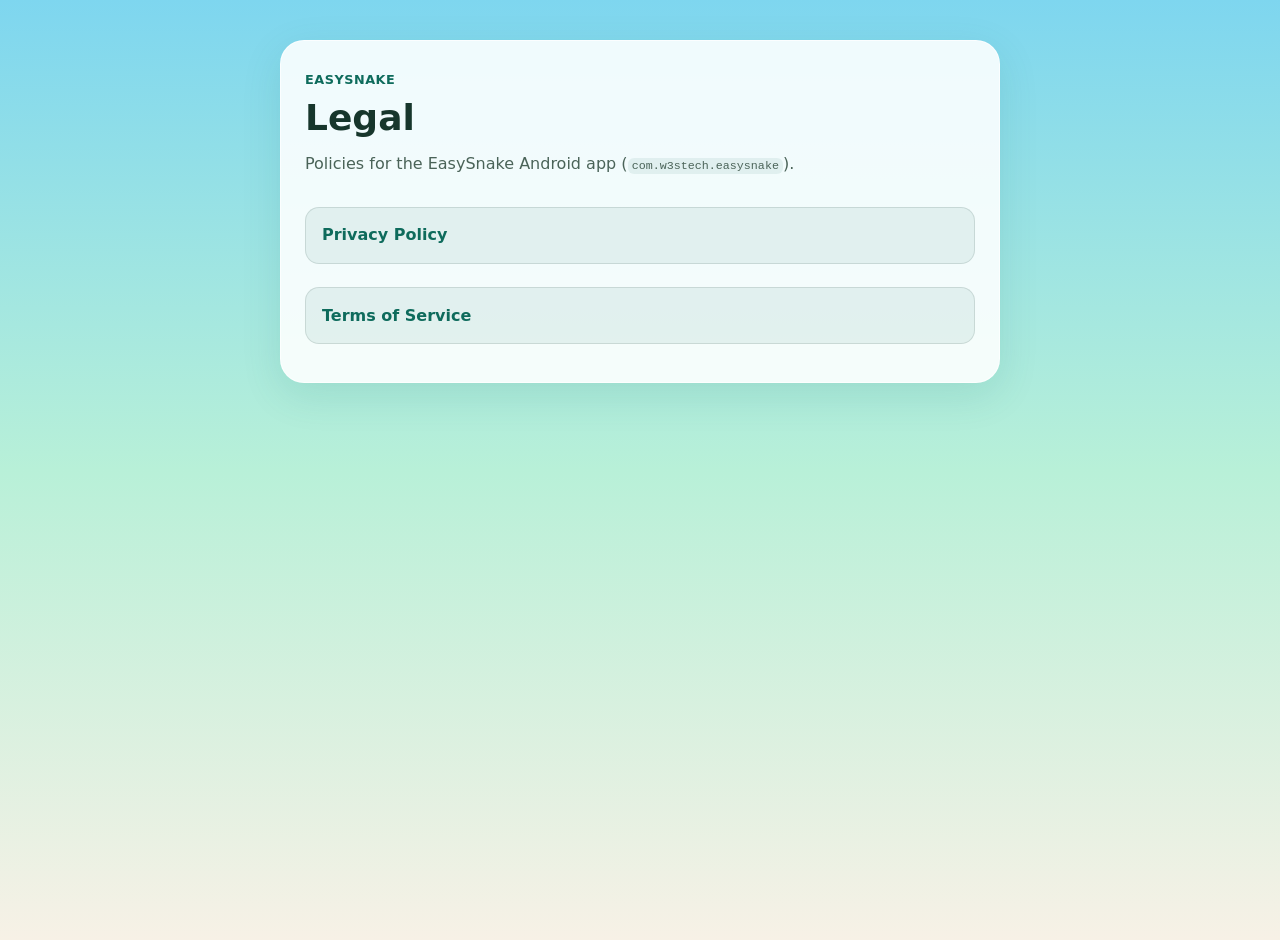
<file: docs/index.html>
<!DOCTYPE html>
<html lang="en">
<head>
  <meta charset="utf-8" />
  <meta name="viewport" content="width=device-width, initial-scale=1" />
  <title>EasySnake — Legal</title>
  <link rel="stylesheet" href="styles.css" />
</head>
<body>
  <main class="wrap">
    <p class="brand">EasySnake</p>
    <h1>Legal</h1>
    <p class="lead">Policies for the EasySnake Android app (<code>com.w3stech.easysnake</code>).</p>
    <ul class="links">
      <li><a href="privacy.html">Privacy Policy</a></li>
      <li><a href="terms.html">Terms of Service</a></li>
    </ul>
  </main>
</body>
</html>
</file>
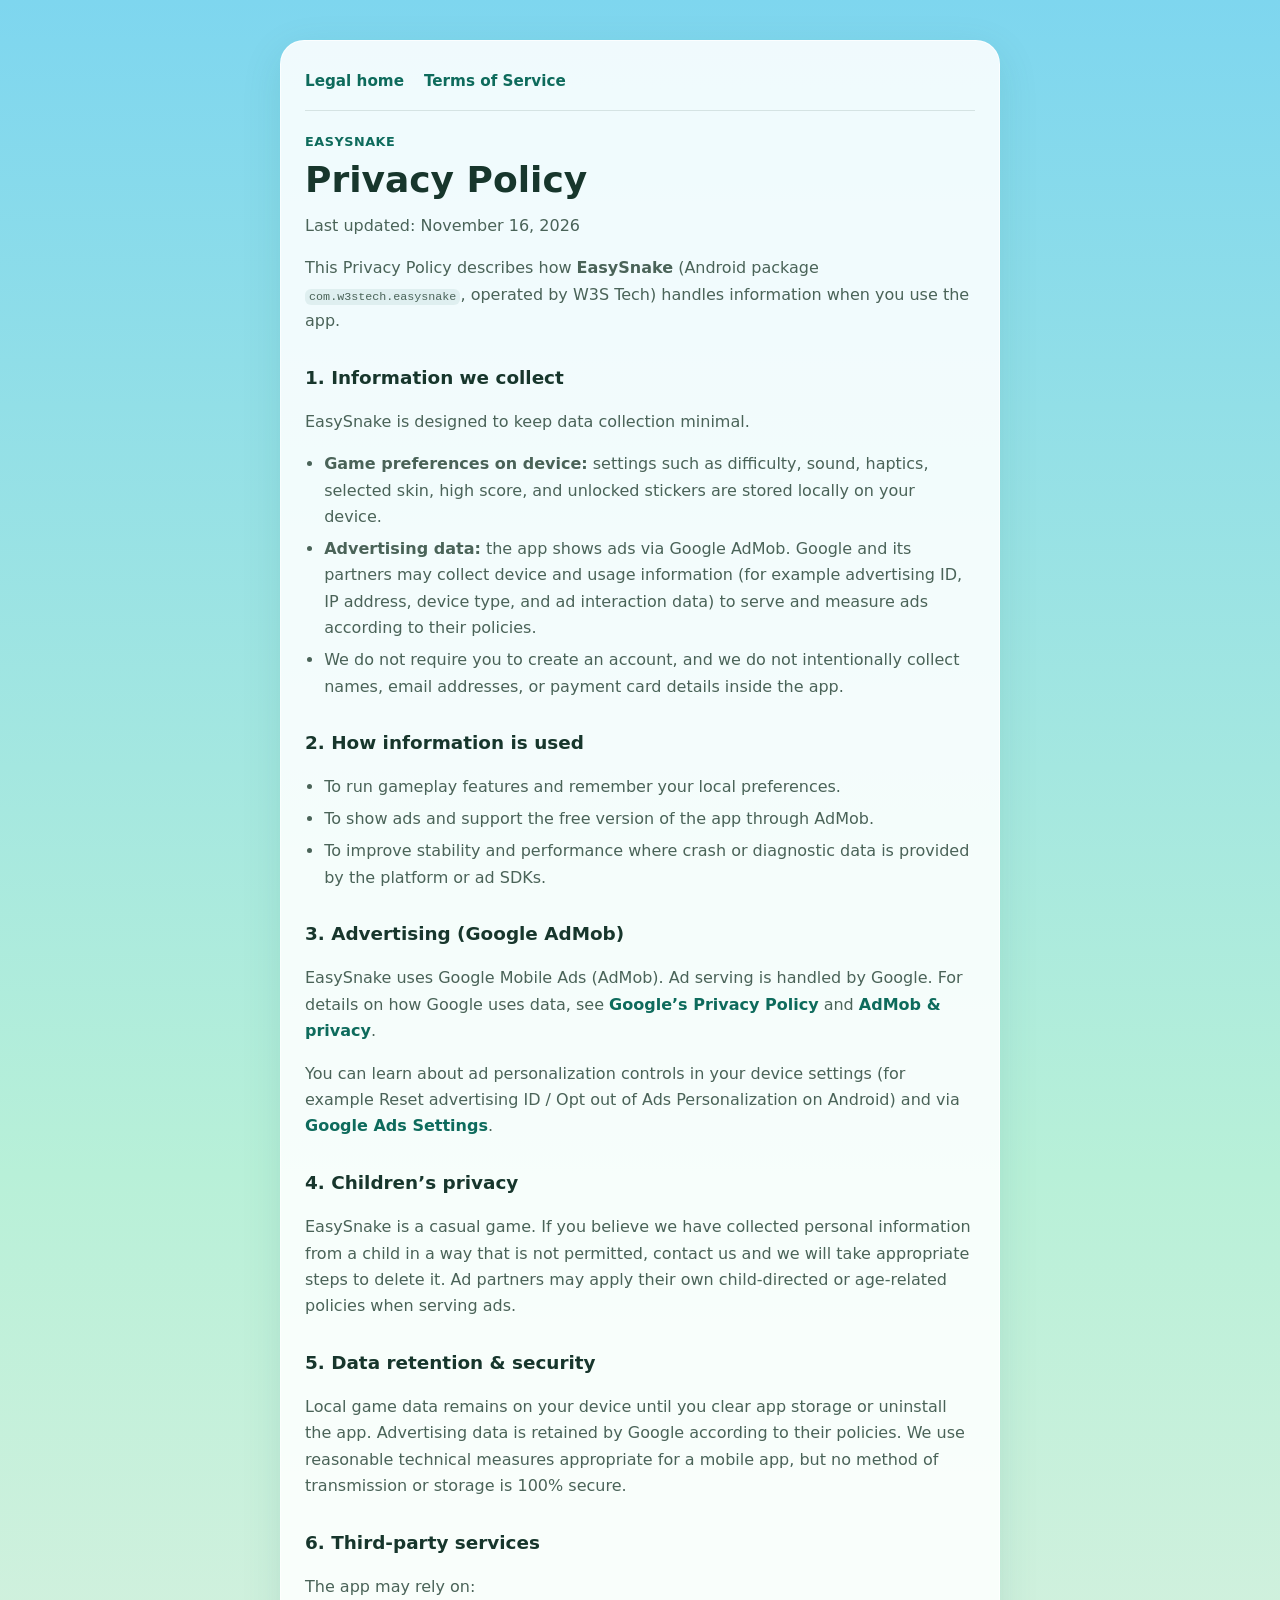
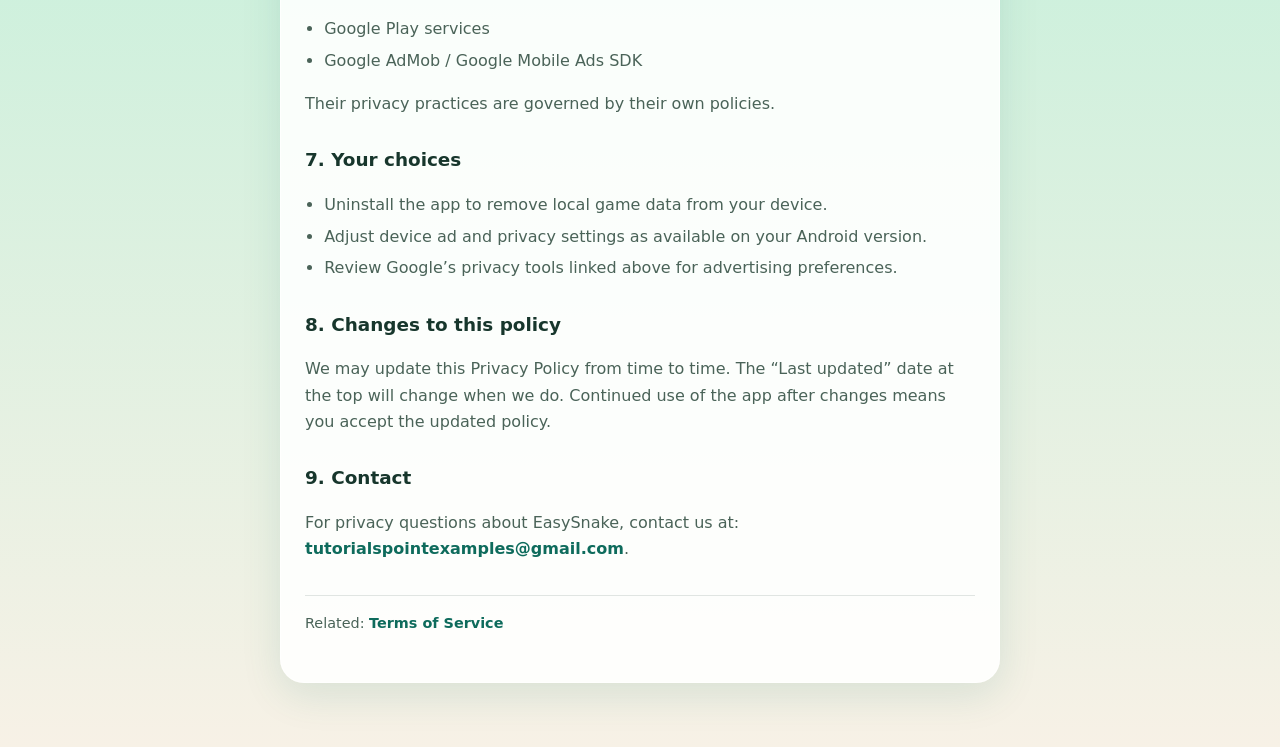
<file: docs/privacy.html>
<!DOCTYPE html>
<html lang="en">
<head>
  <meta charset="utf-8" />
  <meta name="viewport" content="width=device-width, initial-scale=1" />
  <title>Privacy Policy — EasySnake</title>
  <link rel="stylesheet" href="styles.css" />
</head>
<body>
  <main class="wrap">
    <nav class="nav">
      <a href="index.html">Legal home</a>
      <a href="terms.html">Terms of Service</a>
    </nav>
    <p class="brand">EasySnake</p>
    <h1>Privacy Policy</h1>
    <p class="lead">Last updated: November 16, 2026</p>

    <p>
      This Privacy Policy describes how <strong>EasySnake</strong>
      (Android package <code>com.w3stech.easysnake</code>, operated by W3S Tech)
      handles information when you use the app.
    </p>

    <h2>1. Information we collect</h2>
    <p>EasySnake is designed to keep data collection minimal.</p>
    <ul>
      <li><strong>Game preferences on device:</strong> settings such as difficulty, sound, haptics, selected skin, high score, and unlocked stickers are stored locally on your device.</li>
      <li><strong>Advertising data:</strong> the app shows ads via Google AdMob. Google and its partners may collect device and usage information (for example advertising ID, IP address, device type, and ad interaction data) to serve and measure ads according to their policies.</li>
      <li>We do not require you to create an account, and we do not intentionally collect names, email addresses, or payment card details inside the app.</li>
    </ul>

    <h2>2. How information is used</h2>
    <ul>
      <li>To run gameplay features and remember your local preferences.</li>
      <li>To show ads and support the free version of the app through AdMob.</li>
      <li>To improve stability and performance where crash or diagnostic data is provided by the platform or ad SDKs.</li>
    </ul>

    <h2>3. Advertising (Google AdMob)</h2>
    <p>
      EasySnake uses Google Mobile Ads (AdMob). Ad serving is handled by Google.
      For details on how Google uses data, see
      <a href="https://policies.google.com/privacy" rel="noopener noreferrer" target="_blank">Google’s Privacy Policy</a>
      and
      <a href="https://support.google.com/admob/answer/6128543" rel="noopener noreferrer" target="_blank">AdMob &amp; privacy</a>.
    </p>
    <p>
      You can learn about ad personalization controls in your device settings
      (for example Reset advertising ID / Opt out of Ads Personalization on Android)
      and via
      <a href="https://adssettings.google.com/" rel="noopener noreferrer" target="_blank">Google Ads Settings</a>.
    </p>

    <h2>4. Children’s privacy</h2>
    <p>
      EasySnake is a casual game. If you believe we have collected personal information from a child
      in a way that is not permitted, contact us and we will take appropriate steps to delete it.
      Ad partners may apply their own child-directed or age-related policies when serving ads.
    </p>

    <h2>5. Data retention &amp; security</h2>
    <p>
      Local game data remains on your device until you clear app storage or uninstall the app.
      Advertising data is retained by Google according to their policies.
      We use reasonable technical measures appropriate for a mobile app, but no method of transmission
      or storage is 100% secure.
    </p>

    <h2>6. Third-party services</h2>
    <p>The app may rely on:</p>
    <ul>
      <li>Google Play services</li>
      <li>Google AdMob / Google Mobile Ads SDK</li>
    </ul>
    <p>Their privacy practices are governed by their own policies.</p>

    <h2>7. Your choices</h2>
    <ul>
      <li>Uninstall the app to remove local game data from your device.</li>
      <li>Adjust device ad and privacy settings as available on your Android version.</li>
      <li>Review Google’s privacy tools linked above for advertising preferences.</li>
    </ul>

    <h2>8. Changes to this policy</h2>
    <p>
      We may update this Privacy Policy from time to time. The “Last updated” date at the top
      will change when we do. Continued use of the app after changes means you accept the updated policy.
    </p>

    <h2>9. Contact</h2>
    <p>
      For privacy questions about EasySnake, contact us at:
      <a href="mailto:tutorialspointexamples@gmail.com">tutorialspointexamples@gmail.com</a>.
    </p>

    <p class="meta">
      Related: <a href="terms.html">Terms of Service</a>
    </p>
  </main>
</body>
</html>
</file>
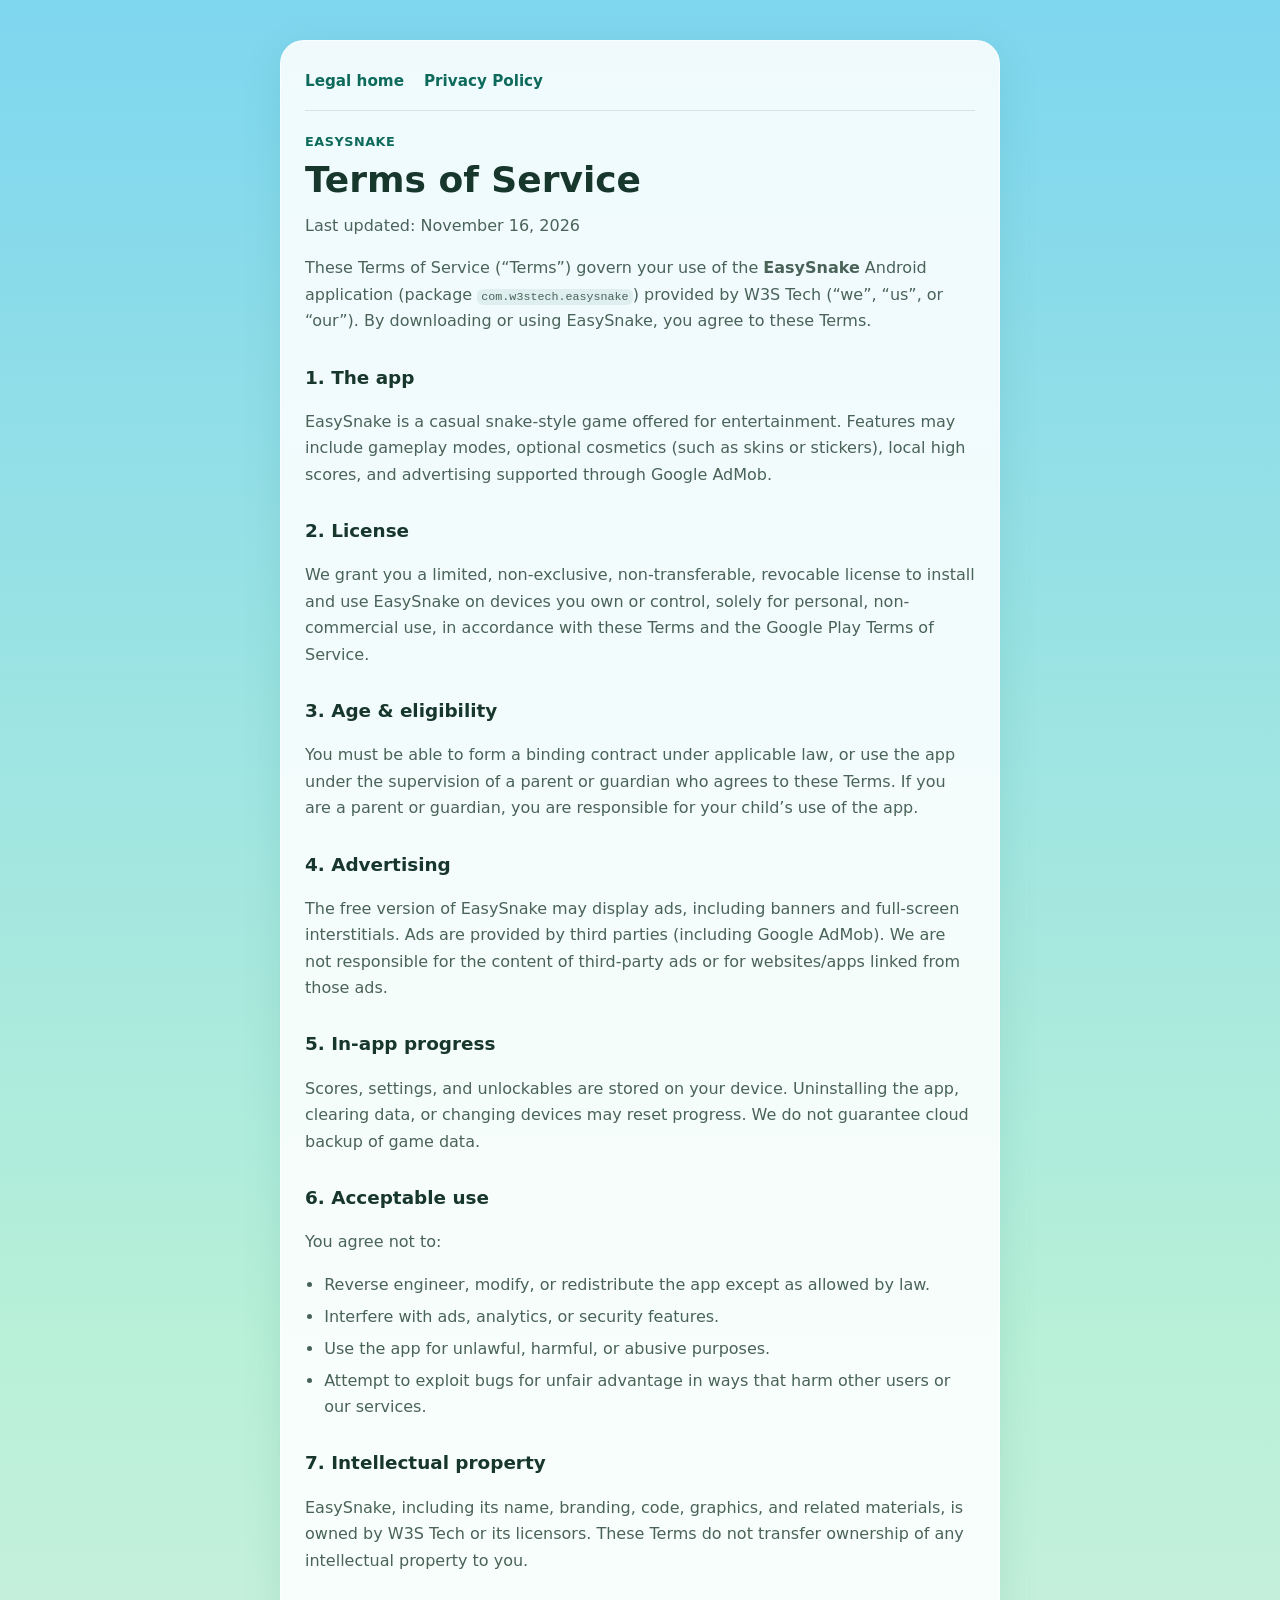
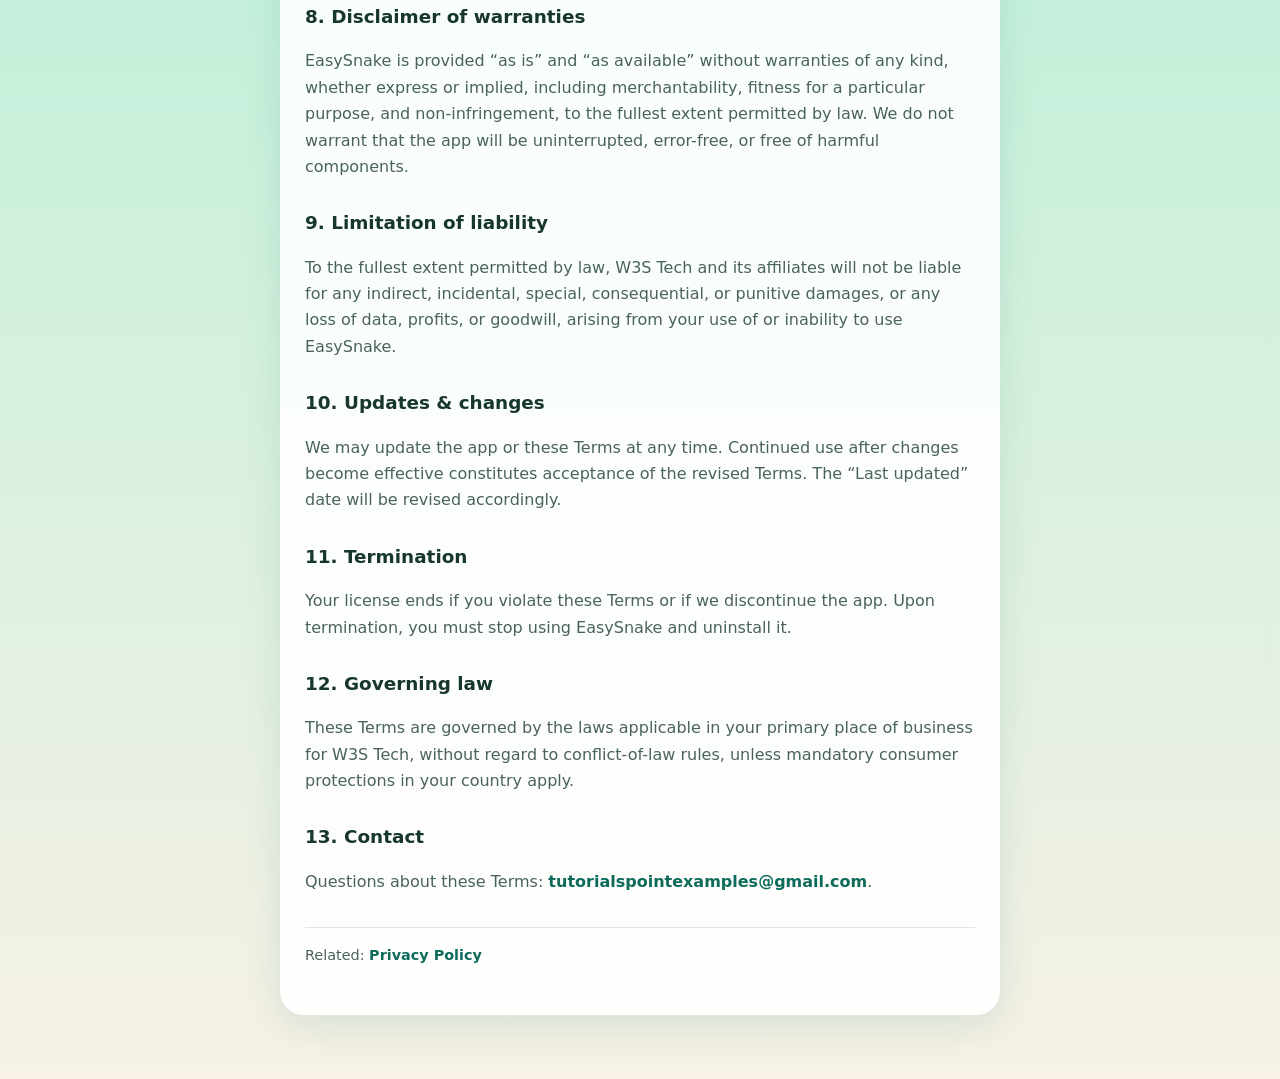
<file: docs/terms.html>
<!DOCTYPE html>
<html lang="en">
<head>
  <meta charset="utf-8" />
  <meta name="viewport" content="width=device-width, initial-scale=1" />
  <title>Terms of Service — EasySnake</title>
  <link rel="stylesheet" href="styles.css" />
</head>
<body>
  <main class="wrap">
    <nav class="nav">
      <a href="index.html">Legal home</a>
      <a href="privacy.html">Privacy Policy</a>
    </nav>
    <p class="brand">EasySnake</p>
    <h1>Terms of Service</h1>
    <p class="lead">Last updated: November 16, 2026</p>

    <p>
      These Terms of Service (“Terms”) govern your use of the <strong>EasySnake</strong>
      Android application (package <code>com.w3stech.easysnake</code>) provided by W3S Tech
      (“we”, “us”, or “our”). By downloading or using EasySnake, you agree to these Terms.
    </p>

    <h2>1. The app</h2>
    <p>
      EasySnake is a casual snake-style game offered for entertainment. Features may include
      gameplay modes, optional cosmetics (such as skins or stickers), local high scores,
      and advertising supported through Google AdMob.
    </p>

    <h2>2. License</h2>
    <p>
      We grant you a limited, non-exclusive, non-transferable, revocable license to install
      and use EasySnake on devices you own or control, solely for personal, non-commercial use,
      in accordance with these Terms and the Google Play Terms of Service.
    </p>

    <h2>3. Age &amp; eligibility</h2>
    <p>
      You must be able to form a binding contract under applicable law, or use the app under
      the supervision of a parent or guardian who agrees to these Terms. If you are a parent
      or guardian, you are responsible for your child’s use of the app.
    </p>

    <h2>4. Advertising</h2>
    <p>
      The free version of EasySnake may display ads, including banners and full-screen interstitials.
      Ads are provided by third parties (including Google AdMob). We are not responsible for the
      content of third-party ads or for websites/apps linked from those ads.
    </p>

    <h2>5. In-app progress</h2>
    <p>
      Scores, settings, and unlockables are stored on your device. Uninstalling the app, clearing
      data, or changing devices may reset progress. We do not guarantee cloud backup of game data.
    </p>

    <h2>6. Acceptable use</h2>
    <p>You agree not to:</p>
    <ul>
      <li>Reverse engineer, modify, or redistribute the app except as allowed by law.</li>
      <li>Interfere with ads, analytics, or security features.</li>
      <li>Use the app for unlawful, harmful, or abusive purposes.</li>
      <li>Attempt to exploit bugs for unfair advantage in ways that harm other users or our services.</li>
    </ul>

    <h2>7. Intellectual property</h2>
    <p>
      EasySnake, including its name, branding, code, graphics, and related materials, is owned by
      W3S Tech or its licensors. These Terms do not transfer ownership of any intellectual property to you.
    </p>

    <h2>8. Disclaimer of warranties</h2>
    <p>
      EasySnake is provided “as is” and “as available” without warranties of any kind, whether
      express or implied, including merchantability, fitness for a particular purpose, and
      non-infringement, to the fullest extent permitted by law. We do not warrant that the app
      will be uninterrupted, error-free, or free of harmful components.
    </p>

    <h2>9. Limitation of liability</h2>
    <p>
      To the fullest extent permitted by law, W3S Tech and its affiliates will not be liable for
      any indirect, incidental, special, consequential, or punitive damages, or any loss of data,
      profits, or goodwill, arising from your use of or inability to use EasySnake.
    </p>

    <h2>10. Updates &amp; changes</h2>
    <p>
      We may update the app or these Terms at any time. Continued use after changes become
      effective constitutes acceptance of the revised Terms. The “Last updated” date will be revised accordingly.
    </p>

    <h2>11. Termination</h2>
    <p>
      Your license ends if you violate these Terms or if we discontinue the app. Upon termination,
      you must stop using EasySnake and uninstall it.
    </p>

    <h2>12. Governing law</h2>
    <p>
      These Terms are governed by the laws applicable in your primary place of business for W3S Tech,
      without regard to conflict-of-law rules, unless mandatory consumer protections in your country apply.
    </p>

    <h2>13. Contact</h2>
    <p>
      Questions about these Terms:
      <a href="mailto:tutorialspointexamples@gmail.com">tutorialspointexamples@gmail.com</a>.
    </p>

    <p class="meta">
      Related: <a href="privacy.html">Privacy Policy</a>
    </p>
  </main>
</body>
</html>
</file>
<file: docs/styles.css>
:root {
  --ink: #17362c;
  --muted: #4a6358;
  --bg1: #7ed6ef;
  --bg2: #b8f0d8;
  --bg3: #f7f1e6;
  --card: rgba(255, 255, 255, 0.88);
  --accent: #0e6b5c;
  --line: rgba(23, 54, 44, 0.12);
}

* { box-sizing: border-box; }

body {
  margin: 0;
  min-height: 100vh;
  font-family: "Segoe UI", "Nunito", system-ui, sans-serif;
  color: var(--ink);
  background: linear-gradient(180deg, var(--bg1), var(--bg2), var(--bg3));
  line-height: 1.65;
}

.wrap {
  width: min(720px, calc(100% - 2rem));
  margin: 2.5rem auto 4rem;
  padding: 1.75rem 1.5rem 2rem;
  background: var(--card);
  border: 1px solid rgba(255, 255, 255, 0.7);
  border-radius: 24px;
  box-shadow: 0 12px 40px rgba(14, 107, 92, 0.12);
}

.brand {
  margin: 0 0 0.35rem;
  font-weight: 800;
  letter-spacing: 0.04em;
  text-transform: uppercase;
  font-size: 0.8rem;
  color: var(--accent);
}

h1 {
  margin: 0 0 0.75rem;
  font-size: clamp(1.75rem, 4vw, 2.25rem);
  line-height: 1.2;
}

h2 {
  margin: 1.75rem 0 0.5rem;
  font-size: 1.15rem;
}

.lead, p, li {
  color: var(--muted);
}

.lead { margin-top: 0; }

ul { padding-left: 1.2rem; }
li { margin: 0.35rem 0; }

.links {
  list-style: none;
  padding: 0;
  margin: 1.5rem 0 0;
  display: grid;
  gap: 0.75rem;
}

.links a, .nav a, a {
  color: var(--accent);
  font-weight: 700;
  text-decoration: none;
}

.links a {
  display: block;
  padding: 0.9rem 1rem;
  border-radius: 14px;
  background: rgba(14, 107, 92, 0.08);
  border: 1px solid var(--line);
}

.links a:hover, .nav a:hover, a:hover {
  text-decoration: underline;
}

.nav {
  display: flex;
  flex-wrap: wrap;
  gap: 0.75rem 1.25rem;
  margin-bottom: 1.25rem;
  padding-bottom: 1rem;
  border-bottom: 1px solid var(--line);
  font-size: 0.95rem;
}

.meta {
  margin-top: 2rem;
  padding-top: 1rem;
  border-top: 1px solid var(--line);
  font-size: 0.9rem;
}

code {
  font-size: 0.9em;
  background: rgba(14, 107, 92, 0.08);
  padding: 0.1em 0.35em;
  border-radius: 6px;
}
</file>
